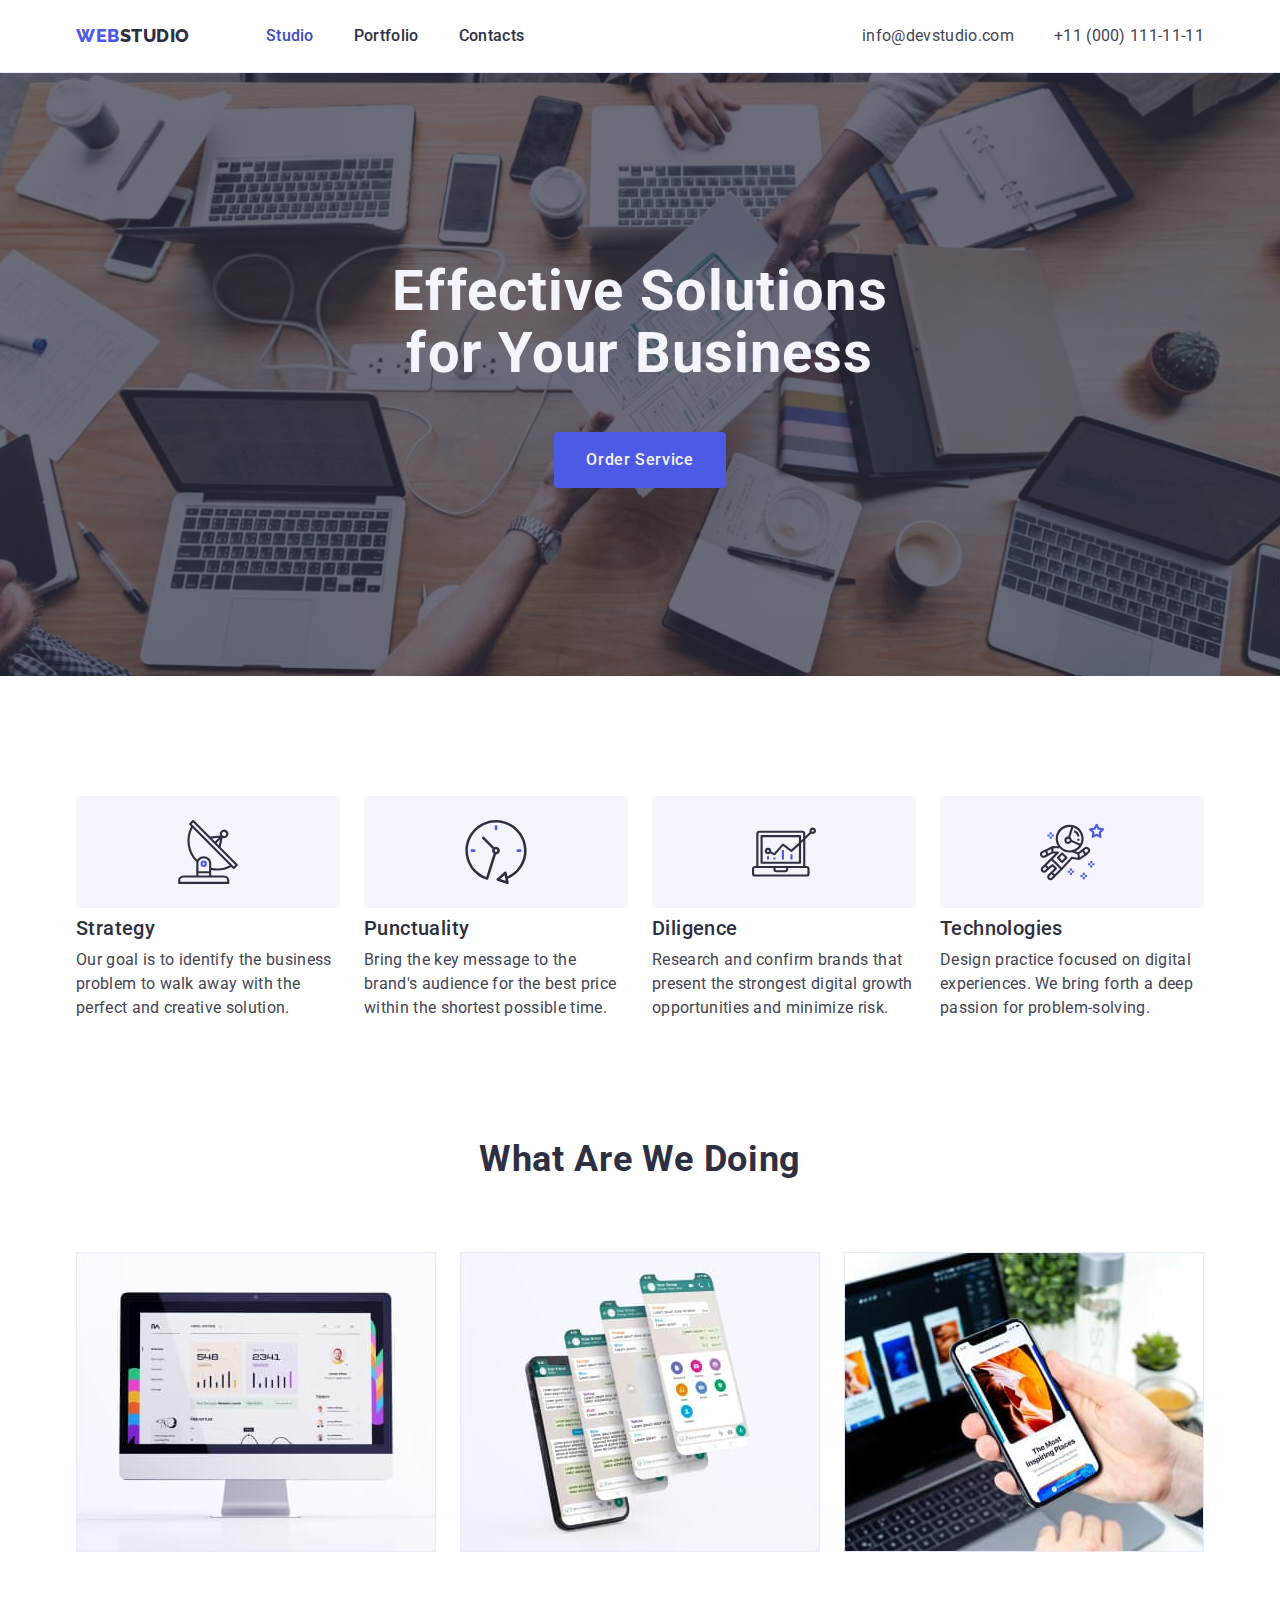
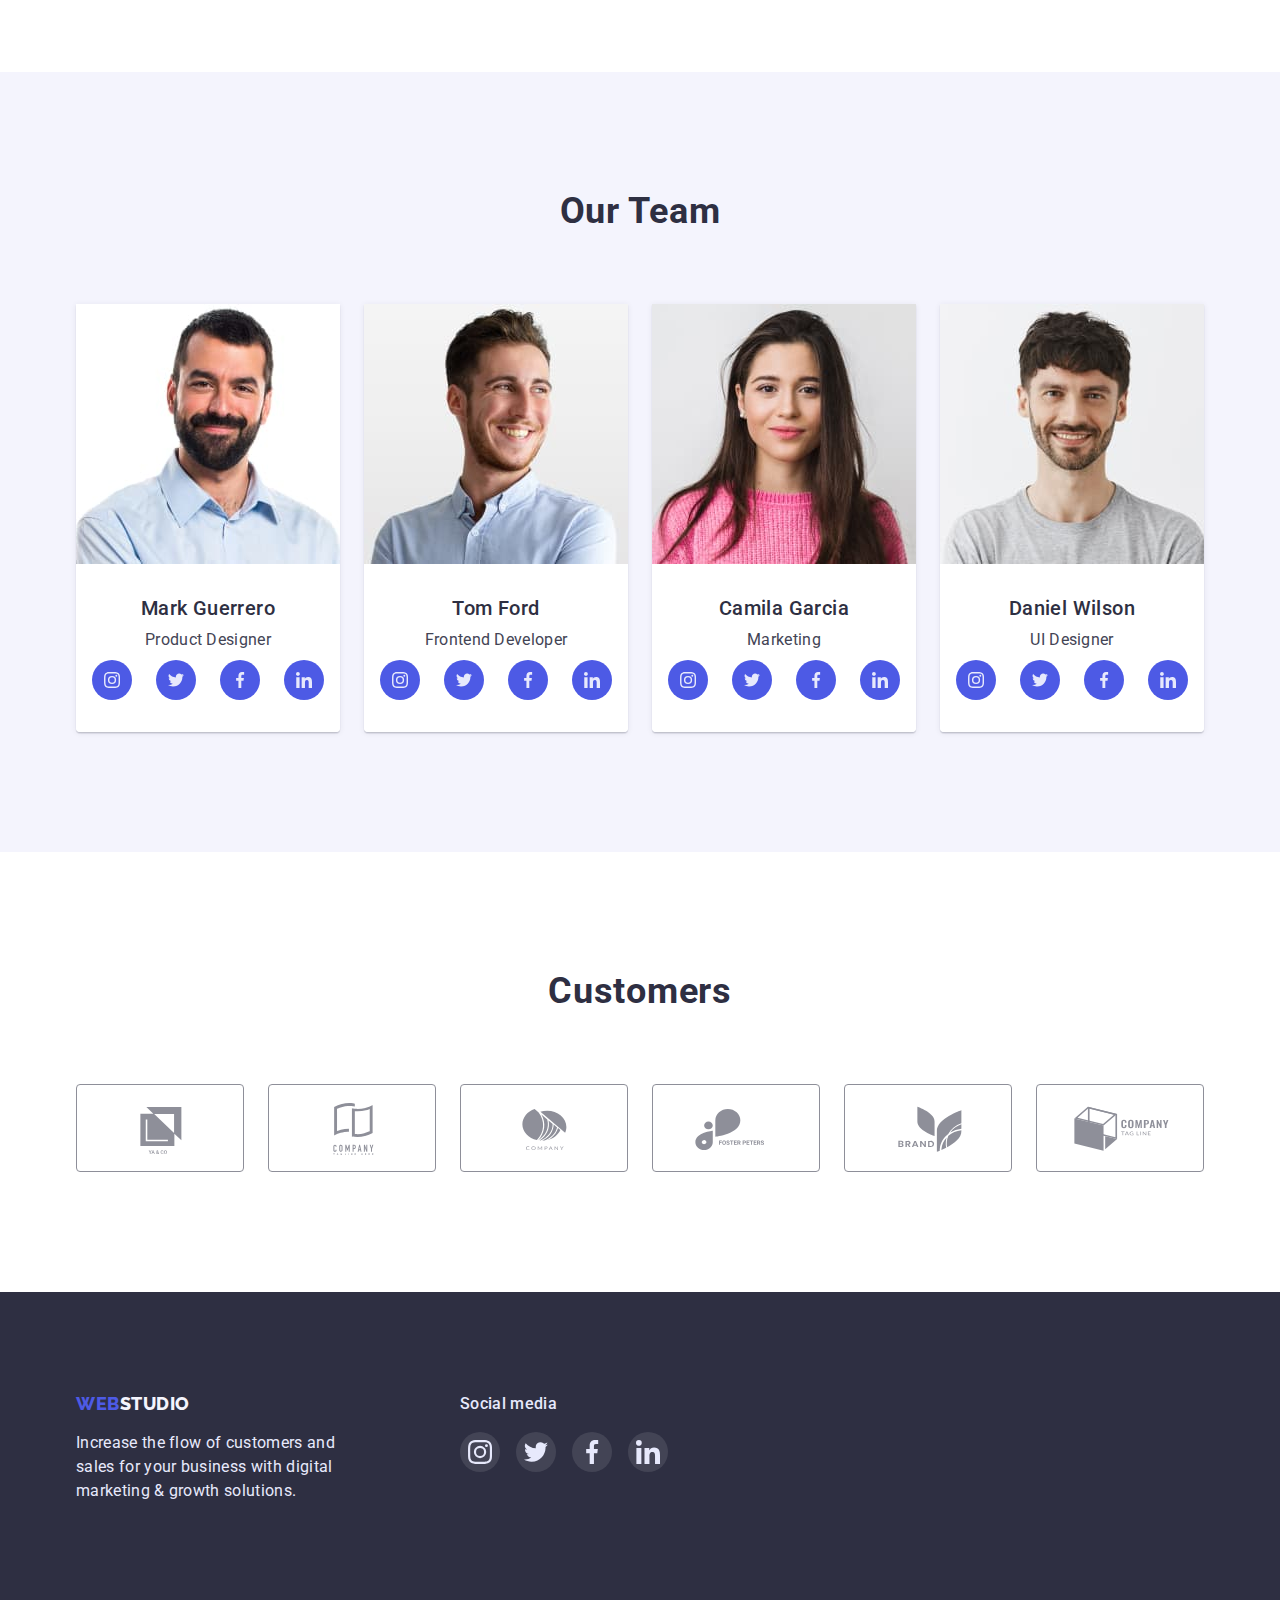
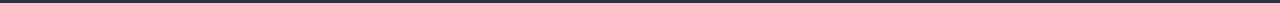
<file: index.html>
<!DOCTYPE html>
<html lang="en">

<head>
    <meta charset="UTF-8">
    <meta http-equiv="X-UA-Compatible" content="IE=edge">
    <meta name="viewport" content="width=device-width, initial-scale=1.0">
    <title>WebStudio</title>
    <link
        href="https://fonts.googleapis.com/css2?family=Raleway:wght@800&family=Roboto:wght@400;500;700;900&display=swap"
        rel="stylesheet">
    <link rel="stylesheet"
        href="https://cdnjs.cloudflare.com/ajax/libs/modern-normalize/1.1.0/modern-normalize.min.css">
    <link rel="stylesheet" href="./css/styles.css">
</head>

<body class="body">

    <!-- Header top -->
    <header class="page-header">
        <div class="header container">
            <nav class="header__menu">
                <a href="./index.html" class="logo"> <span class="web">Web</span>Studio</a>
                <ul class="header__nav">
                    <li class="header__list"><a href="./index.html" class="header__link current">Studio</a></li>
                    <li class="header__list"><a href="./portfolio.html" class="header__link">Portfolio</a></li>
                    <li class="header__list"><a href="#contacts" class="header__link">Contacts</a></li>
                </ul>
            </nav>
            <address class="address">
                <ul class="address__list">
                    <li class="address__item">
                        <a href="mailto:info@devstudio.com" class="address__link email">info@devstudio.com</a>
                    </li>
                    <li class="address__item">
                        <a href="tel:+110001111111" class="address__link phone">+11 (000) 111-11-11</a>
                    </li>
                </ul>
            </address>
        </div>
    </header>
    <!-- /Header top -->

    <main>

        <!-- Hero -->
        <section class="hero section overlay">
            <div class="container container--hero">
                <h1 class="hero__title">Effective Solutions for Your Business</h1>
                <button type="button" class="btn">Order Service</button>
            </div>
        </section>
        <!-- /Hero -->

        <!-- Our features -->
        <section class="features section">
            <div class="container">
                <h2 class="visually-hidden">About us</h2>
                <ul class="features__list">
                    <li class="features__element features__element--antenna">
                        <h3 class="features__title">Strategy</h3>
                        <p class="features__description">Our goal is to identify the business
                            problem to walk away with the perfect and creative solution.</p>
                    </li>
                    <li class="features__element features__element--clock">
                        <h3 class="features__title">Punctuality</h3>
                        <p class="features__description">Bring the key message to the brand's audience for the best
                            price within the shortest possible
                            time.</p>
                    </li>
                    <li class="features__element features__element--diagram">
                        <h3 class="features__title">Diligence</h3>
                        <p class="features__description">Research and confirm brands that present the strongest digital
                            growth opportunities and
                            minimize
                            risk.</p>
                    </li>
                    <li class="features__element features__element--astronaut">
                        <h3 class="features__title">Technologies</h3>
                        <p class="features__description">Design practice focused on digital experiences. We bring forth
                            a deep passion for
                            problem-solving.</p>
                    </li>
                </ul>
            </div>
        </section>
        <!-- /About section -->

        <!-- Our work -->
        <section class="work section">
            <div class="container">
                <h2 class="work__title">What are we doing</h2>
                <ul class="work__list">
                    <li class="work__element">
                        <img src="./images/work/work1.jpg" width="360" height="300" alt="website">
                    </li>
                    <li class="work__element">
                        <img src="./images/work/work2.jpg" width="360" height="300" alt="mobile apps">
                    </li>
                    <li class="work__element">
                        <img src="./images/work/work3.jpg" width="360" height="300" alt="design">
                    </li>
                </ul>
            </div>
        </section>
        <!-- /Our work -->

        <!-- Our team -->
        <section class="team section">
            <div class="container">
                <h2 class="team__title">Our Team</h2>
                <ul class="team__list">
                    <li class="team__element">
                        <img src="./images/team/team1.jpg" width="264" height="260" alt="Mark Guerrero">
                        <div class="team__card">
                            <h3 class="team__member">Mark Guerrero</h3>
                            <p class="team__text">Product Designer</p>
                            <ul class="team__sn-list list">
                                <li class="team__sn-element">
                                    <a href="" class="link-socialnetworks">
                                        <svg class="icon-socialnetworks">
                                            <use href="./images/svg/social_media/defs.svg#icon-instagram"></use>
                                        </svg>
                                    </a>
                                </li>
                                <li class="team__sn-element">
                                    <a href="" class="link-socialnetworks">
                                        <svg class="icon-socialnetworks">
                                            <use href="./images/svg/social_media/defs.svg#icon-twitter"></use>
                                        </svg>
                                    </a>
                                </li>
                                <li class="team__sn-element">
                                    <a href="" class="link-socialnetworks">
                                        <svg class="icon-socialnetworks">
                                            <use href="./images/svg/social_media/defs.svg#icon-facebook"></use>
                                        </svg>
                                    </a>
                                </li>
                                <li class="team__sn-element">
                                    <a href="" class="link-socialnetworks">
                                        <svg class="icon-socialnetworks">
                                            <use href="./images/svg/social_media/defs.svg#icon-linkedin"></use>
                                        </svg>
                                    </a>
                                </li>
                            </ul>
                        </div>
                    </li>
                    <li class="team__element">
                        <img src="./images/team/team2.jpg" width="264" height="260" alt="Tom Ford">
                        <div class="team__card">
                            <h3 class="team__member">Tom Ford</h3>
                            <p class="team__text">Frontend Developer</p>
                            <ul class="team__sn-list list">
                                <li class="team__sn-element">
                                    <a href="" class="link-socialnetworks">
                                        <svg class="icon-socialnetworks">
                                            <use href="./images/svg/social_media/defs.svg#icon-instagram"></use>
                                        </svg>
                                    </a>
                                </li>
                                <li class="team__sn-element">
                                    <a href="" class="link-socialnetworks">
                                        <svg class="icon-socialnetworks">
                                            <use href="./images/svg/social_media/defs.svg#icon-twitter"></use>
                                        </svg>
                                    </a>
                                </li>
                                <li class="team__sn-element">
                                    <a href="" class="link-socialnetworks">
                                        <svg class="icon-socialnetworks">
                                            <use href="./images/svg/social_media/defs.svg#icon-facebook"></use>
                                        </svg>
                                    </a>
                                </li>
                                <li class="team__sn-element">
                                    <a href="" class="link-socialnetworks">
                                        <svg class="icon-socialnetworks">
                                            <use href="./images/svg/social_media/defs.svg#icon-linkedin"></use>
                                        </svg>
                                    </a>
                                </li>
                            </ul>
                        </div>
                    </li>
                    <li class="team__element">
                        <img src="./images/team/team3.jpg" width="264" height="260" alt="Camila Garcia">
                        <div class="team__card">
                            <h3 class="team__member">Camila Garcia</h3>
                            <p class="team__text">Marketing</p>
                            <ul class="team__sn-list list">
                                <li class="team__sn-element">
                                    <a href="" class="link-socialnetworks">
                                        <svg class="icon-socialnetworks">
                                            <use href="./images/svg/social_media/defs.svg#icon-instagram"></use>
                                        </svg>
                                    </a>
                                </li>
                                <li class="team__sn-element">
                                    <a href="" class="link-socialnetworks">
                                        <svg class="icon-socialnetworks">
                                            <use href="./images/svg/social_media/defs.svg#icon-twitter"></use>
                                        </svg>
                                    </a>
                                </li>
                                <li class="team__sn-element">
                                    <a href="" class="link-socialnetworks">
                                        <svg class="icon-socialnetworks">
                                            <use href="./images/svg/social_media/defs.svg#icon-facebook"></use>
                                        </svg>
                                    </a>
                                </li>
                                <li class="team__sn-element">
                                    <a href="" class="link-socialnetworks">
                                        <svg class="icon-socialnetworks">
                                            <use href="./images/svg/social_media/defs.svg#icon-linkedin"></use>
                                        </svg>
                                    </a>
                                </li>
                            </ul>
                        </div>
                    </li>
                    <li class="team__element">
                        <img src="./images/team/team4.jpg" width="264" height="260" alt="Daniel Wilson">
                        <div class="team__card">
                            <h3 class="team__member">Daniel Wilson</h3>
                            <p class="team__text">UI Designer</p>
                            <ul class="team__sn-list list">
                                <li class="team__sn-element">
                                    <a href="" class="link-socialnetworks">
                                        <svg class="icon-socialnetworks">
                                            <use href="./images/svg/social_media/defs.svg#icon-instagram"></use>
                                        </svg>
                                    </a>
                                </li>
                                <li class="team__sn-element">
                                    <a href="" class="link-socialnetworks">
                                        <svg class="icon-socialnetworks">
                                            <use href="./images/svg/social_media/defs.svg#icon-twitter"></use>
                                        </svg>
                                    </a>
                                </li>
                                <li class="team__sn-element">
                                    <a href="" class="link-socialnetworks">
                                        <svg class="icon-socialnetworks">
                                            <use href="./images/svg/social_media/defs.svg#icon-facebook"></use>
                                        </svg>
                                    </a>
                                </li>
                                <li class="team__sn-element">
                                    <a href="" class="link-socialnetworks">
                                        <svg class="icon-socialnetworks">
                                            <use href="./images/svg/social_media/defs.svg#icon-linkedin"></use>
                                        </svg>
                                    </a>
                                </li>
                            </ul>
                        </div>
                    </li>
                </ul>
            </div>
        </section>
        <!-- /Our team -->


        <!-- Customers -->

        <section class="customers section">
            <div class="container">
                <h2 class="customers__title">Customers</h2>
                <ul class="customers__list">
                    <li class="customers__element">
                        <a href="" class="customers__link">
                            <svg class="customers__icon">
                                <use href="./images/svg/customers/defs.svg#icon-logo1"></use>
                            </svg>
                        </a>
                    </li>
                    <li class="customers__element">
                        <a href="" class="customers__link">
                            <svg class="customers__icon">
                                <use href="./images/svg/customers/defs.svg#icon-logo2"></use>
                            </svg>
                        </a>
                    </li>
                    <li class="customers__element">
                        <a href="" class="customers__link">
                            <svg class="customers__icon">
                                <use href="./images/svg/customers/defs.svg#icon-logo3"></use>
                            </svg>
                        </a>
                    </li>
                    <li class="customers__element">
                        <a href="" class="customers__link">
                            <svg class="customers__icon">
                                <use href="./images/svg/customers/defs.svg#icon-logo4"></use>
                            </svg>
                        </a>
                    </li>
                    <li class="customers__element">
                        <a href="" class="customers__link">
                            <svg class="customers__icon">
                                <use href="./images/svg/customers/defs.svg#icon-logo5"></use>
                            </svg>
                        </a>
                    </li>
                    <li class="customers__element">
                        <a href="" class="customers__link">
                            <svg class="customers__icon">
                                <use href="./images/svg/customers/defs.svg#icon-logo6"></use>
                            </svg>
                        </a>
                    </li>
                </ul>
            </div>
        </section>
        <!-- /Customers -->

    </main>

    <!-- Footer -->
    <footer class="footer">
        <div class="container footer__container">
            <div class="footer__contacts">
                <a href="./index.html" class="logo footer__logo"> <span class="web">Web</span>Studio</a>
                <p class="footer__text" id="contacts">Increase the flow of customers and sales for your business
                    with
                    digital marketing & growth solutions.
                </p>
            </div>
            <div class="footer__social">
                <p class="footer__social--text">Social media</p>
                <ul class="footer__social--list">
                    <li class="footer__social--element">
                        <a href="" class="footer__social--link">
                            <svg class="footer__social--icon">
                                <use href="./images/svg/social_media/defs.svg#icon-instagram"></use>
                            </svg>
                        </a>
                    </li>
                    <li class="footer__social--element">
                        <a href="" class="footer__social--link">
                            <svg class="footer__social--icon">
                                <use href="./images/svg/social_media/defs.svg#icon-twitter"></use>
                            </svg>
                        </a>
                    </li>
                    <li class="footer__social--element">
                        <a href="" class="footer__social--link">
                            <svg class="footer__social--icon">
                                <use href="./images/svg/social_media/defs.svg#icon-facebook"></use>
                            </svg>
                        </a>
                    </li>
                    <li class="footer__social--element">
                        <a href="" class="footer__social--link">
                            <svg class="footer__social--icon">
                                <use href="./images/svg/social_media/defs.svg#icon-linkedin"></use>
                            </svg>
                        </a>
                    </li>
                </ul>
            </div>
        </div>
    </footer>
    <!-- /Footer -->
</body>

</html>
</file>
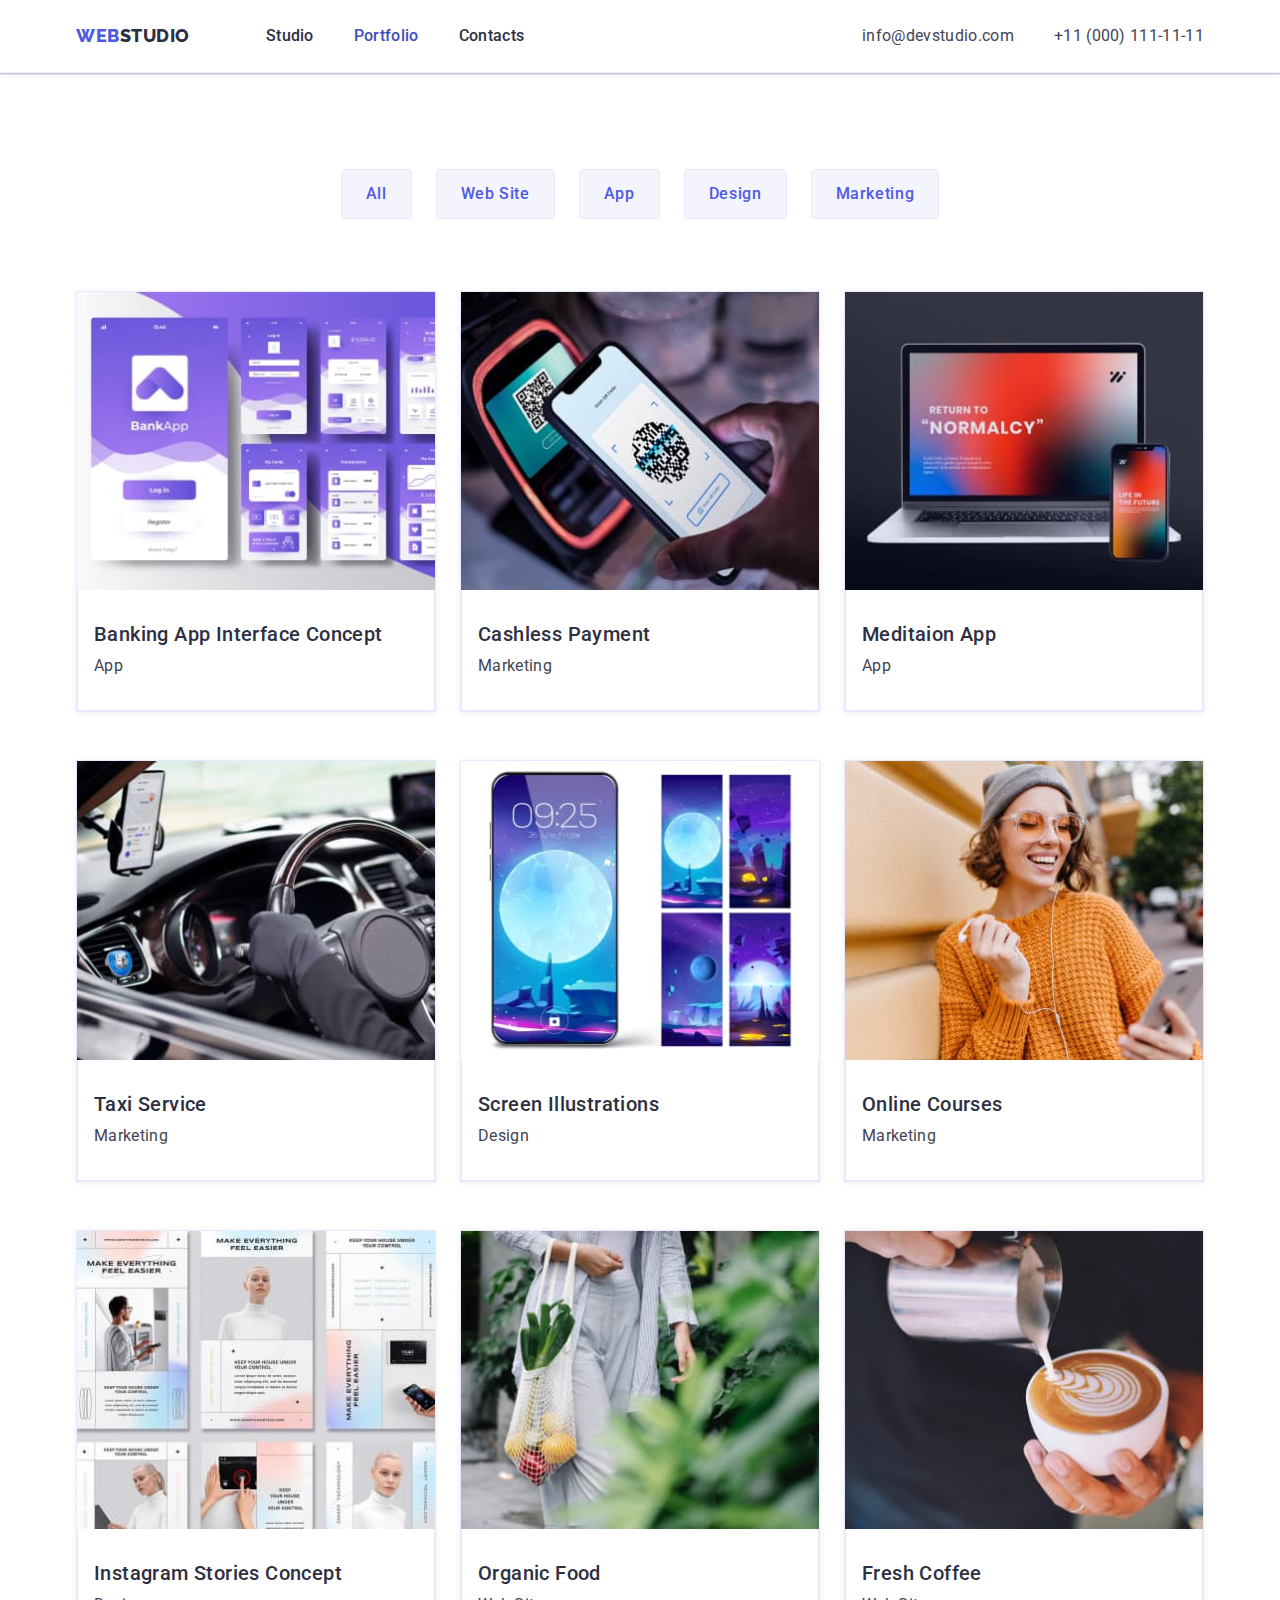
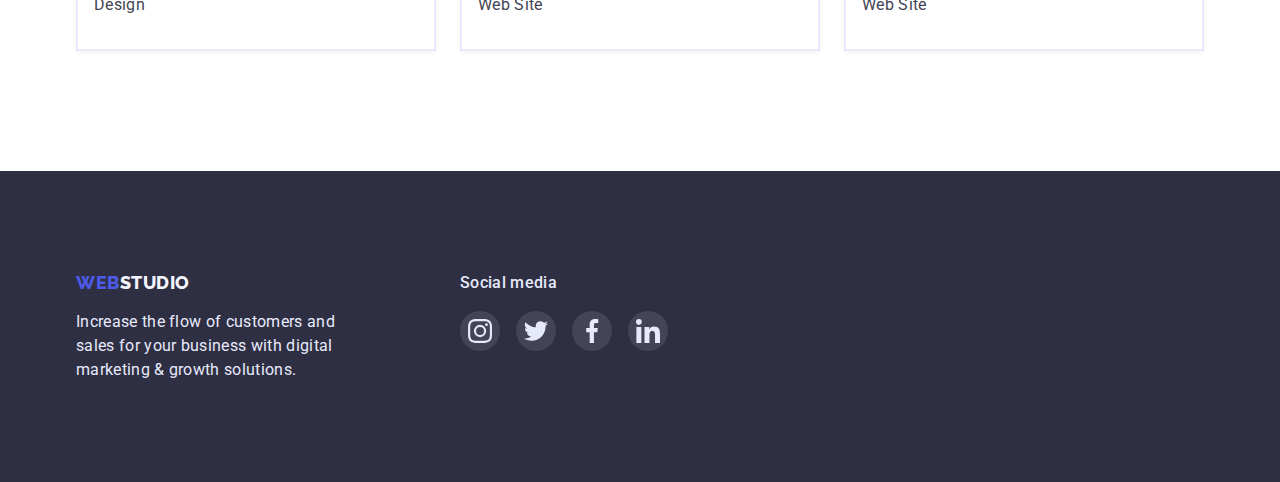
<file: portfolio.html>
<!DOCTYPE html>
<html lang="en">

<head>
    <meta charset="UTF-8">
    <meta http-equiv="X-UA-Compatible" content="IE=edge">
    <meta name="viewport" content="width=device-width, initial-scale=1.0">
    <title>Portfolio</title>
    <link
        href="https://fonts.googleapis.com/css2?family=Raleway:wght@800&family=Roboto:wght@400;500;700;900&display=swap"
        rel="stylesheet">
    <link rel="stylesheet"
        href="https://cdnjs.cloudflare.com/ajax/libs/modern-normalize/1.1.0/modern-normalize.min.css">
    <link rel="stylesheet" href="./css/styles.css">
</head>

<body class="body">

    <!-- Header top -->
    <header class="page-header">
        <div class="header container">
            <nav class="header__menu">
                <a href="./index.html" class="logo"> <span class="web">Web</span>Studio</a>
                <ul class="header__nav">
                    <li class="header__list"><a href="./index.html" class="header__link">Studio</a></li>
                    <li class="header__list"><a href="./portfolio.html" class="header__link current">Portfolio</a></li>
                    <li class="header__list"><a href="#contacts" class="header__link">Contacts</a></li>
                </ul>
            </nav>
            <address class="address">
                <ul class="address__list">
                    <li class="address__item">
                        <a href="mailto:info@devstudio.com" class="address__link email">info@devstudio.com</a>
                    </li>
                    <li class="address__item">
                        <a href="tel:+110001111111" class="address__link phone">+11 (000) 111-11-11</a>
                    </li>
                </ul>
            </address>
        </div>
    </header>
    <!-- /Header top -->

    <main>

        <!-- Content section -->

        <section class="portfolio__section">
            <div class="container portfolio__container">
                <h1 class="visually-hidden">Our projects</h1>

                <ul class="navigation__list">
                    <li class="navigation__li"><button type='button' class="btn btn--portfolio">All</button></li>
                    <li class="navigation__li"><button type='button' class="btn btn--portfolio">Web Site</button></li>
                    <li class="navigation__li"><button type='button' class="btn btn--portfolio">App</button></li>
                    <li class="navigation__li"><button type='button' class="btn btn--portfolio">Design</button></li>
                    <li class="navigation__li"><button type='button' class="btn btn--portfolio">Marketing</button></li>
                </ul>

                <ul class="portfolio__list">
                    <li class="portfolio__element">
                        <a href="" class="portfolio__link" target="_blank" rel="noopener noreferrer nofollow">
                            <img src="./images/portfolio/portfolio1.jpg" width="360"
                                alt="Banking App Interface Concept">
                            <div class="portfolio__card">
                                <h2 class="portfolio__item">Banking App Interface Concept</h2>
                                <p class="portfolio__text">App</p>
                            </div>
                        </a>
                    </li>
                    <li class="portfolio__element">
                        <a href="" class="portfolio__link" target="_blank" rel="noopener noreferrer nofollow">
                            <img src="./images/portfolio/portfolio2.jpg" width="360" alt="Cashless Payment">
                            <div class="portfolio__card">
                                <h2 class="portfolio__item">Cashless Payment</h2>
                                <p class="portfolio__text">Marketing</p>
                            </div>
                        </a>
                    </li>
                    <li class="portfolio__element">
                        <a href="" class="portfolio__link" target="_blank" rel="noopener noreferrer nofollow">
                            <img src="./images/portfolio/portfolio3.jpg" width="360" alt="Meditaion App">
                            <div class="portfolio__card">
                                <h2 class="portfolio__item">Meditaion App</h2>
                                <p class="portfolio__text">App</p>
                            </div>
                        </a>
                    </li>
                    <li class="portfolio__element">
                        <a href="" class="portfolio__link" target="_blank" rel="noopener noreferrer nofollow">
                            <img src="./images/portfolio/portfolio4.jpg" width="360" alt="Taxi Service">
                            <div class="portfolio__card">
                                <h2 class="portfolio__item">Taxi Service</h2>
                                <p class="portfolio__text">Marketing</p>
                            </div>
                        </a>
                    </li>
                    <li class="portfolio__element">
                        <a href="" class="portfolio__link" target="_blank" rel="noopener noreferrer nofollow">
                            <img src="./images/portfolio/portfolio5.jpg" width="360" alt="Screen Illustrations">
                            <div class="portfolio__card">
                                <h2 class="portfolio__item">Screen Illustrations</h2>
                                <p class="portfolio__text">Design</p>
                            </div>
                        </a>
                    </li>
                    <li class="portfolio__element">
                        <a href="" class="portfolio__link" target="_blank" rel="noopener noreferrer nofollow">
                            <img src="./images/portfolio/portfolio6.jpg" width="360" alt="Online Courses">
                            <div class="portfolio__card">
                                <h2 class="portfolio__item">Online Courses</h2>
                                <p class="portfolio__text">Marketing</p>
                            </div>
                        </a>
                    </li>
                    <li class="portfolio__element">
                        <a href="" class="portfolio__link" target="_blank" rel="noopener noreferrer nofollow">
                            <img src="./images/portfolio/portfolio7.jpg" width="360" alt="Instagram Stories Concept">
                            <div class="portfolio__card">
                                <h2 class="portfolio__item">Instagram Stories Concept</h2>
                                <p class="portfolio__text">Design</p>
                            </div>
                        </a>
                    </li>
                    <li class="portfolio__element">
                        <a href="" class="portfolio__link" target="_blank" rel="noopener noreferrer nofollow">
                            <img src="./images/portfolio/portfolio8.jpg" width="360" alt="Organic Food">
                            <div class="portfolio__card">
                                <h2 class="portfolio__item">Organic Food</h2>
                                <p class="portfolio__text">Web Site</p>
                            </div>
                        </a>
                    </li>
                    <li class="portfolio__element">
                        <a href="" class="portfolio__link" target="_blank" rel="noopener noreferrer nofollow">
                            <img src="./images/portfolio/portfolio9.jpg" width="360" alt="Fresh Coffee">
                            <div class="portfolio__card">
                                <h2 class="portfolio__item">Fresh Coffee</h2>
                                <p class="portfolio__text">Web Site</p>
                            </div>
                        </a>
                    </li>
                </ul>
            </div>
        </section>
        <!-- /Content section -->

    </main>

    <!-- Footer -->
    <footer class="footer">
        <div class="container">
            <div class="footer__container">
                <div class="footer__contacts">
                    <a href="./index.html" class="logo footer__logo"> <span class="web">Web</span>Studio</a>
                    <p class="footer__text" id="contacts">Increase the flow of customers and sales for your business
                        with
                        digital marketing & growth solutions.
                    </p>
                </div>
                <div class="footer__social">
                    <p class="footer__social--text">Social media</p>
                    <ul class="footer__social--list">
                        <li class="footer__social--element">
                            <a href="" class="footer__social--link">
                                <svg class="footer__social--icon">
                                    <use href="./images/svg/social_media/defs.svg#icon-instagram"></use>
                                </svg>
                            </a>
                        </li>
                        <li class="footer__social--element">
                            <a href="" class="footer__social--link">
                                <svg class="footer__social--icon">
                                    <use href="./images/svg/social_media/defs.svg#icon-twitter"></use>
                                </svg>
                            </a>
                        </li>
                        <li class="footer__social--element">
                            <a href="" class="footer__social--link">
                                <svg class="footer__social--icon">
                                    <use href="./images/svg/social_media/defs.svg#icon-facebook"></use>
                                </svg>
                            </a>
                        </li>
                        <li class="footer__social--element">
                            <a href="" class="footer__social--link">
                                <svg class="footer__social--icon">
                                    <use href="./images/svg/social_media/defs.svg#icon-linkedin"></use>
                                </svg>
                            </a>
                        </li>
                    </ul>
                </div>
            </div>
        </div>
    </footer>
    <!-- /Footer -->
</body>

</html>
</file>
<file: css/styles.css>
:root {
	--primary-brand: #4d5ae5;
	--pressed-state: #404bbf;
	--dark: #2e2f42;
	--success: #31d0aa;
	--text: #434455;
	--subtle-text: #8e8f99;
	--accent: #e7e9fc;
	--light: #f4f4fd;
	--modal-overlay: #2e2f42;
	--hero-background: #2e2f42;
	--white: #ffffff;
	--card-set-gap: 24px;
	--cornflower: rgba(231, 233, 252, 1);
	--footer-social-bg: rgba(255, 255, 255, 0.1);
	--card-shadow: 0px 1px 6px rgba(46, 47, 66, 0.08), 0px 1px 1px rgba(46, 47, 66, 0.16),
		0px 2px 1px rgba(46, 47, 66, 0.08);
	--portfolio-btn-shadow: 0px 3px 1px rgba(0, 0, 0, 0.1), 0px 2px 1px rgba(0, 0, 0, 0.08),
		0px 2px 2px rgba(0, 0, 0, 0.12);
	--card-shadow-portfolio: 0px 1px 6px rgba(46, 47, 66, 0.08);
}

/* -------------------MAIN PAGE---------------------- */

body {
	background-color: #ffffff;
	color: var(--text);

	font-family: Roboto, sans-serif;
	font-style: normal;
}

/* -------------------GLOBAL---------------------- */

a {
	text-decoration: none;
	font-style: normal;
}

ul,
ol {
	margin: 0;
	padding: 0;
	list-style: none;
}

img {
	display: block;
	max-width: 100%;
	height: auto;
}

h1,
h2,
h3,
p {
	margin: 0;
}

li {
	padding: 0;
	margin: 0;
	list-style: none;
}

.visually-hidden {
	white-space: nowrap;
	position: absolute;
	width: 1px;
	height: 1px;
	overflow: hidden;
	border: 0;
	padding: 0;
	clip: rect(0 0 0 0);
	clip-path: inset(50%);
	margin: -1px;
}

/* -------------------FLEXBOX---------------------- */

.container {
	width: 1158px;
	padding-left: 15px;
	padding-right: 15px;
	margin-left: auto;
	margin-right: auto;
	/* outline: 2px solid tomato; */
}

.section {
	padding-top: 120px;
	padding-bottom: 120px;
}

.section--no-padding {
	padding-top: 0px;
	padding-bottom: 0px;
}

/* -------------------HEADER---------------------- */

.page-header {
	border-bottom: 1px solid var(--cornflower);
	box-shadow: 0px 2px 1px rgba(46, 47, 66, 0.08), 0px 1px 1px rgba(46, 47, 66, 0.16), 0px 1px 6px rgba(46, 47, 66, 0.08);
}

.logo {
	padding: 24px 0 24px;

	color: var(--dark);

	font-family: Raleway;
	text-transform: uppercase;
	font-weight: 800;
	font-size: 18px;
	line-height: 1.3;
	letter-spacing: 0.03em;
}

.web {
	color: var(--primary-brand);
}

/* -------------------SITE NAV---------------------- */

.header,
.header__nav,
.header__menu,
.address__list {
	display: flex;
	align-items: center;
}

.header__nav {
	margin-left: 76px;
}

.header__link {
	display: block;
	padding: 24px 0 24px;
	color: var(--dark);

	font-weight: 500;
	font-size: 16px;
	line-height: 1.5;
	letter-spacing: 0.02em;
}

.current,
.header__link:hover,
.header__link:focus {
	color: var(--pressed-state);
}

.address {
	margin-left: auto;
}

.address__link {
	display: block;
	padding: 24px 0 24px;
	color: var(--text);

	font-size: 16px;
	line-height: 1.5;
	letter-spacing: 0.02em;
}

.header__list,
.address__item {
	margin-right: 40px;
}

.header__list:last-child,
.address__item:last-child {
	margin-right: 0px;
}

.address__link:hover,
.address__link:focus {
	color: var(--pressed-state);
}

/* -------------------HERO---------------------- */

.hero {
	padding-top: 188px;
	padding-bottom: 188px;
	text-align: center;

	/* background: var(--hero-background); */
}

.container--hero {
	width: 530px;
}

.overlay {
	max-width: 1440px;
	margin-left: auto;
	margin-right: auto;
	background-image: linear-gradient(to right, rgba(46, 47, 66, 0.7), rgba(46, 47, 66, 0.7)),
		url("../images/people-office.jpg");
	background-size: cover;
	background-position: center;
	background-repeat: no-repeat;
}

.hero__title {
	margin-bottom: 48px;

	color: var(--light);
	font-size: 56px;
	line-height: 1.1;

	letter-spacing: 0.02em;
}

/* -------------------BUTTON---------------------- */

.btn {
	min-width: 169px;
	padding: 16px 32px;

	color: var(--light);
	background-color: var(--primary-brand);
	cursor: pointer;
	border: 0mm;
	border-radius: 4px;

	font-family: Roboto, sans-serif;
	font-weight: 500;
	font-size: 16px;
	line-height: 1.5;
	text-align: center;
	letter-spacing: 0.04em;
}

.btn:hover,
.btn:focus {
	background-color: var(--pressed-state);
}

/* -------------------PORTFOLIO BUTTON--------------------- */

.portfolio__section {
	padding-top: 96px;
	padding-bottom: 120px;
}

.navigation__list {
	align-items: center;
}

.navigation__li:not(:last-child) {
	margin-right: 24px;
}

.btn--portfolio {
	color: var(--primary-brand);
	background-color: var(--light);
	border: 1px solid var(--cornflower);
}

.btn--portfolio {
	min-width: auto;
	padding: 12px 24px 12px 24px;
}

.btn--portfolio:hover,
.btn--portfolio:focus {
	color: var(--light);
	background-color: var(--pressed-state);
	box-shadow: var(--portfolio-btn-shadow);
}

/* -------------------FEATURES SECTION---------------------- */

.features__list {
	display: flex;
}

.features__element {
	width: 264px;
}

.features__element:not(:last-child) {
	margin-right: 24px;
}

.features__title {
	margin-bottom: 8px;

	color: var(--dark);

	font-weight: 500;
	font-size: 20px;
	line-height: 1.2;
	letter-spacing: 0.02em;
}

.features__description {
	font-size: 16px;
	line-height: 1.5;
	letter-spacing: 0.02em;
}

.features__element::before {
	display: block;
	content: "";
	height: 112px;
	margin-bottom: 8px;
	border-radius: 4px;
	background-size: contain;
	background-repeat: no-repeat;
	background-position: center;
	background-size: 64px;
	background-color: var(--light);
}

.features__element--antenna::before {
	background-image: url(../images/svg/features/antenna.svg);
}

.features__element--clock::before {
	background-image: url(../images/svg/features/clock.svg);
}

.features__element--diagram::before {
	background-image: url(../images/svg/features/diagram.svg);
}

.features__element--astronaut::before {
	background-image: url(../images/svg/features/astronaut.svg);
}
/* -------------------WORK SECTION---------------------- */

.work {
	padding-top: 0;
}

.work__list,
.team__list {
	display: flex;
}

.work__element:not(:last-child) {
	margin-right: 24px;
}

.work__title,
.team__title,
.customers__title {
	margin-bottom: 72px;

	color: var(--dark);

	font-size: 36px;
	line-height: 1.11;
	text-align: center;
	letter-spacing: 0.02em;
	text-transform: capitalize;
}

/* -------------------TEAM SECTION---------------------- */

.team {
	background: var(--light);
}

.team__list .team__element:last-child {
	margin-right: 0px;
}

.team__element {
	margin-right: 24px;
	box-sizing: border-box;
	box-shadow: var(--card-shadow);
	border-radius: 0px 0px 4px 4px;
	overflow: hidden;

	background-color: var(--light);
}

.team__card {
	padding: 32px 16px;
	background-color: var(--white);
	text-align: center;
}

.team__member {
	margin-bottom: 8px;
	color: var(--dark);

	font-weight: 500;
	font-size: 20px;
	line-height: 1.2;
	text-align: center;
	letter-spacing: 0.02em;
}

.team__text {
	margin-bottom: 8px;
	font-size: 16px;
	line-height: 1.5;
	text-align: center;
	letter-spacing: 0.02em;
}

.team__sn-list {
	display: flex;
	align-items: center;
	flex-wrap: wrap;
	column-gap: 24px;
	padding: 0;
	margin: 0;
}

.link-socialnetworks {
	width: 40px;
	height: 40px;
	display: flex;
	flex-direction: row;
	align-items: center;
	justify-content: center;
	border-radius: 50px;
	background-color: var(--primary-brand);
}

.icon-socialnetworks {
	width: 16px;
	height: 16px;
	fill: var(--accent);
}

.link-socialnetworks:hover,
.link-socialnetworks:focus {
	background-color: var(--pressed-state);
}

/* -------------------CUSTOMERS SECTION---------------------- */

.customers__list {
	display: flex;
	justify-content: space-between;
}

.customers__link {
	display: flex;
	align-items: center;
	justify-content: center;
	width: 168px;
	height: 88px;
	margin-right: 24px;
	box-sizing: border-box;
	border: 1px solid var(--subtle-text);
	border-radius: 4px;
}

.customers__link:last-child {
	margin-right: 0px;
}

.customers__icon {
	width: 104px;
	height: 56px;
	fill: var(--subtle-text);
}

.customers__link:hover .customers__icon,
.customers__link:focus .customers__icon {
	fill: var(--pressed-state);
}

.customers__link:hover,
.customers__link:focus {
	border: 1px solid var(--pressed-state);
	fill: var(--pressed-state);
}

/* -------------------PORTFOLIO---------------------- */

.navigation__list {
	display: flex;
	justify-content: center;
	margin-bottom: 72px;
}

.portfolio__list {
	display: flex;
	flex-wrap: wrap;
	gap: 48px 24px;
	padding: 0;
	margin: 0;
}

.portfolio__element {
	width: 360px;
	border: 1px solid var(--accent);
	box-shadow: var(--card-shadow-portfolio);
}

.portfolio__element:nth-child(n + 7) {
	margin-bottom: 0px;
}

.portfolio__link:hover,
.portfolio__link:focus {
	display: block;
	box-shadow: var(--card-shadow);
}

.portfolio__card {
	padding: 32px 16px;
	background-color: var(--white);
	border-left: 1px solid var(--cornflower);
	border-right: 1px solid var(--cornflower);
	border-bottom: 1px solid var(--cornflower);
}

.portfolio__item {
	margin-bottom: 8px;
	color: var(--dark);
	font-weight: 500;
	font-size: 20px;
	line-height: 1.2;

	letter-spacing: 0.02em;
}

.portfolio__text {
	color: var(--text);
	font-size: 16px;
	line-height: 1.5;

	letter-spacing: 0.02em;
}

/* -------------------FOOTER---------------------- */

.footer {
	padding: 100px 16px 100px;
	background: var(--dark);
}

.footer__container {
	display: flex;
}

.footer__logo {
	display: inline-block;
	margin-bottom: 16px;
	padding: 0;
	color: var(--light);
}

.footer__text {
	width: 264px;
	color: var(--accent);
	font-size: 16px;
	line-height: 1.5;
	letter-spacing: 0.02em;
}

.footer__social {
	margin-left: 120px;
}

.footer__social--text {
	margin-bottom: 16px;

	color: var(--accent);

	font-style: normal;
	font-weight: 500;
	font-size: 16px;
	line-height: 1.5;
	letter-spacing: 0.02em;
}

.footer__social--list {
	display: flex;
	gap: 16px;
}

.footer__social--element {
	height: 40px;
	width: 40px;
	border-radius: 50%;
	cursor: pointer;
	background-color: var(--footer-social-bg);
}

.footer__social--link {
	width: 40px;
	height: 40px;
	display: flex;
	flex-direction: row;
	align-items: center;
	justify-content: center;
	border-radius: 50px;
	fill: var(--accent);
}

.footer__social--link:hover,
.footer__social--link:focus {
	background-color: var(--success);
}

.footer__social--icon {
	width: 24px;
	height: 24px;
}
</file>
